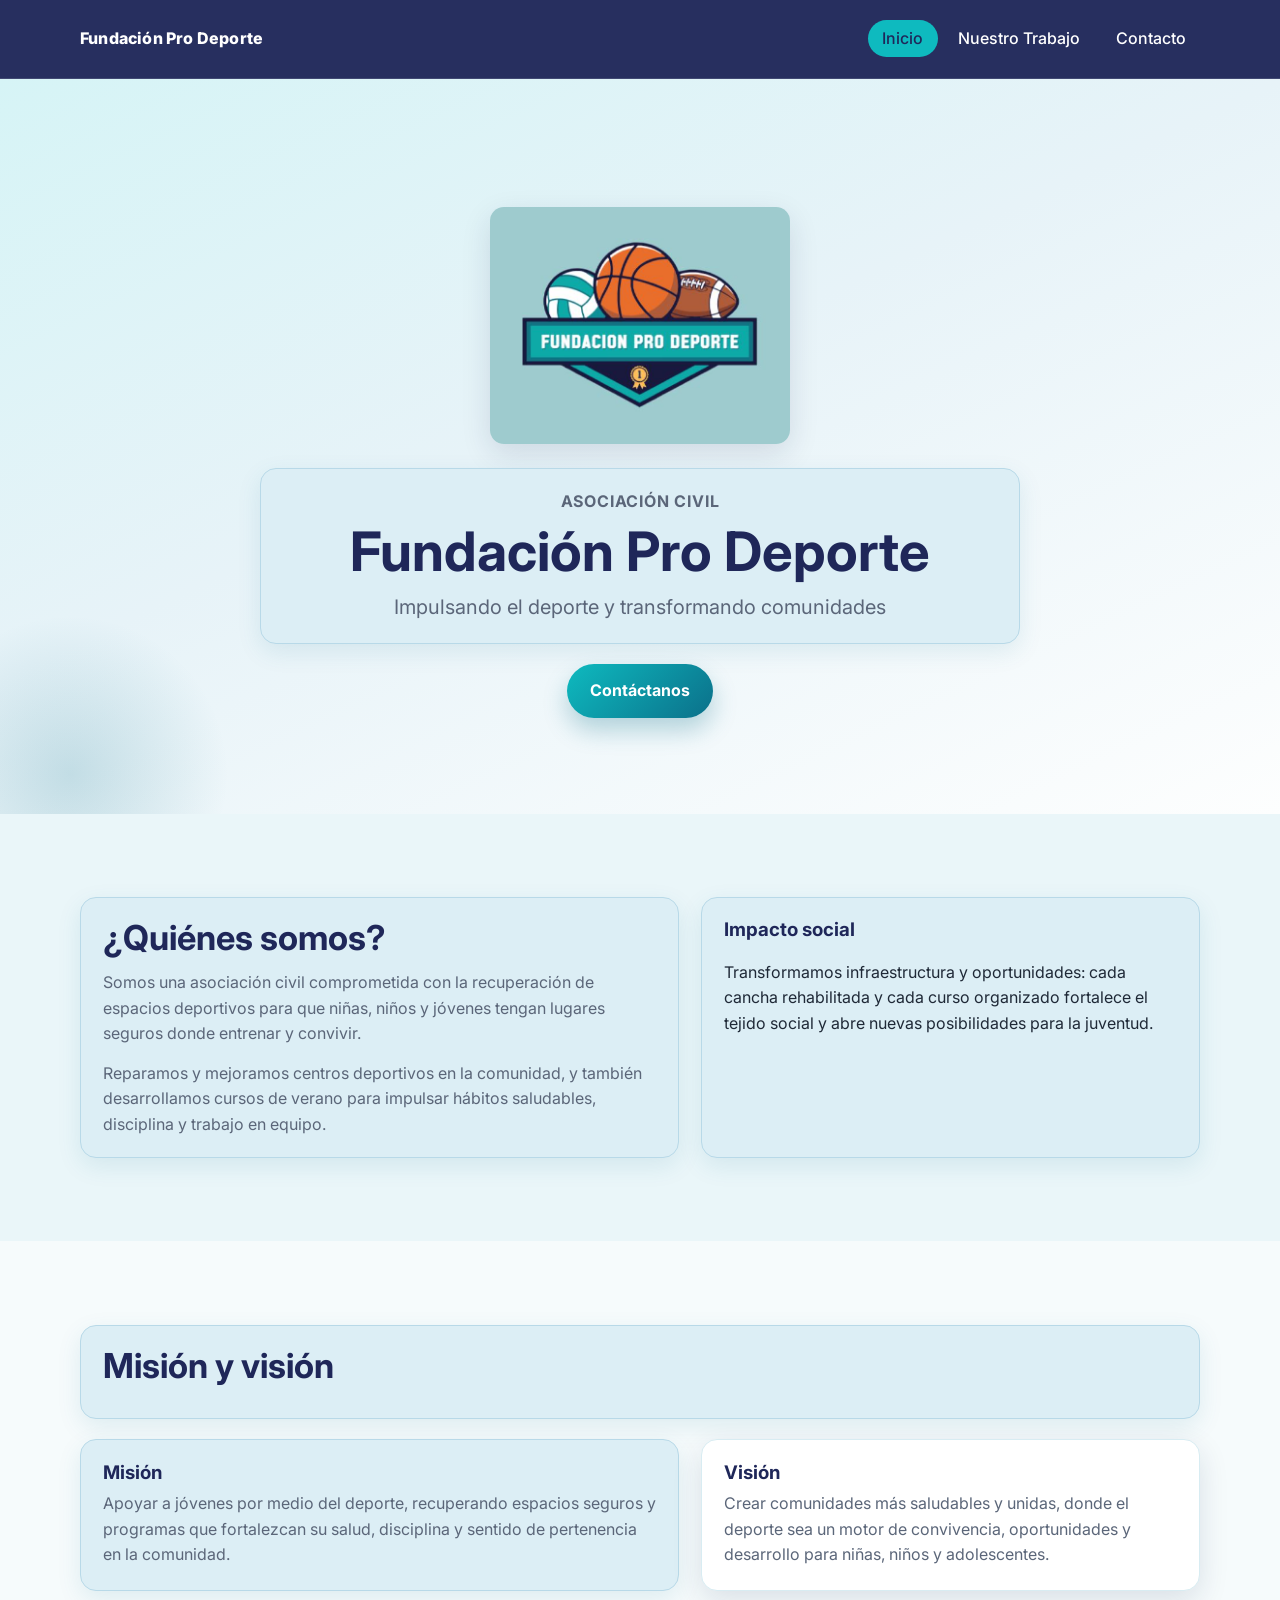
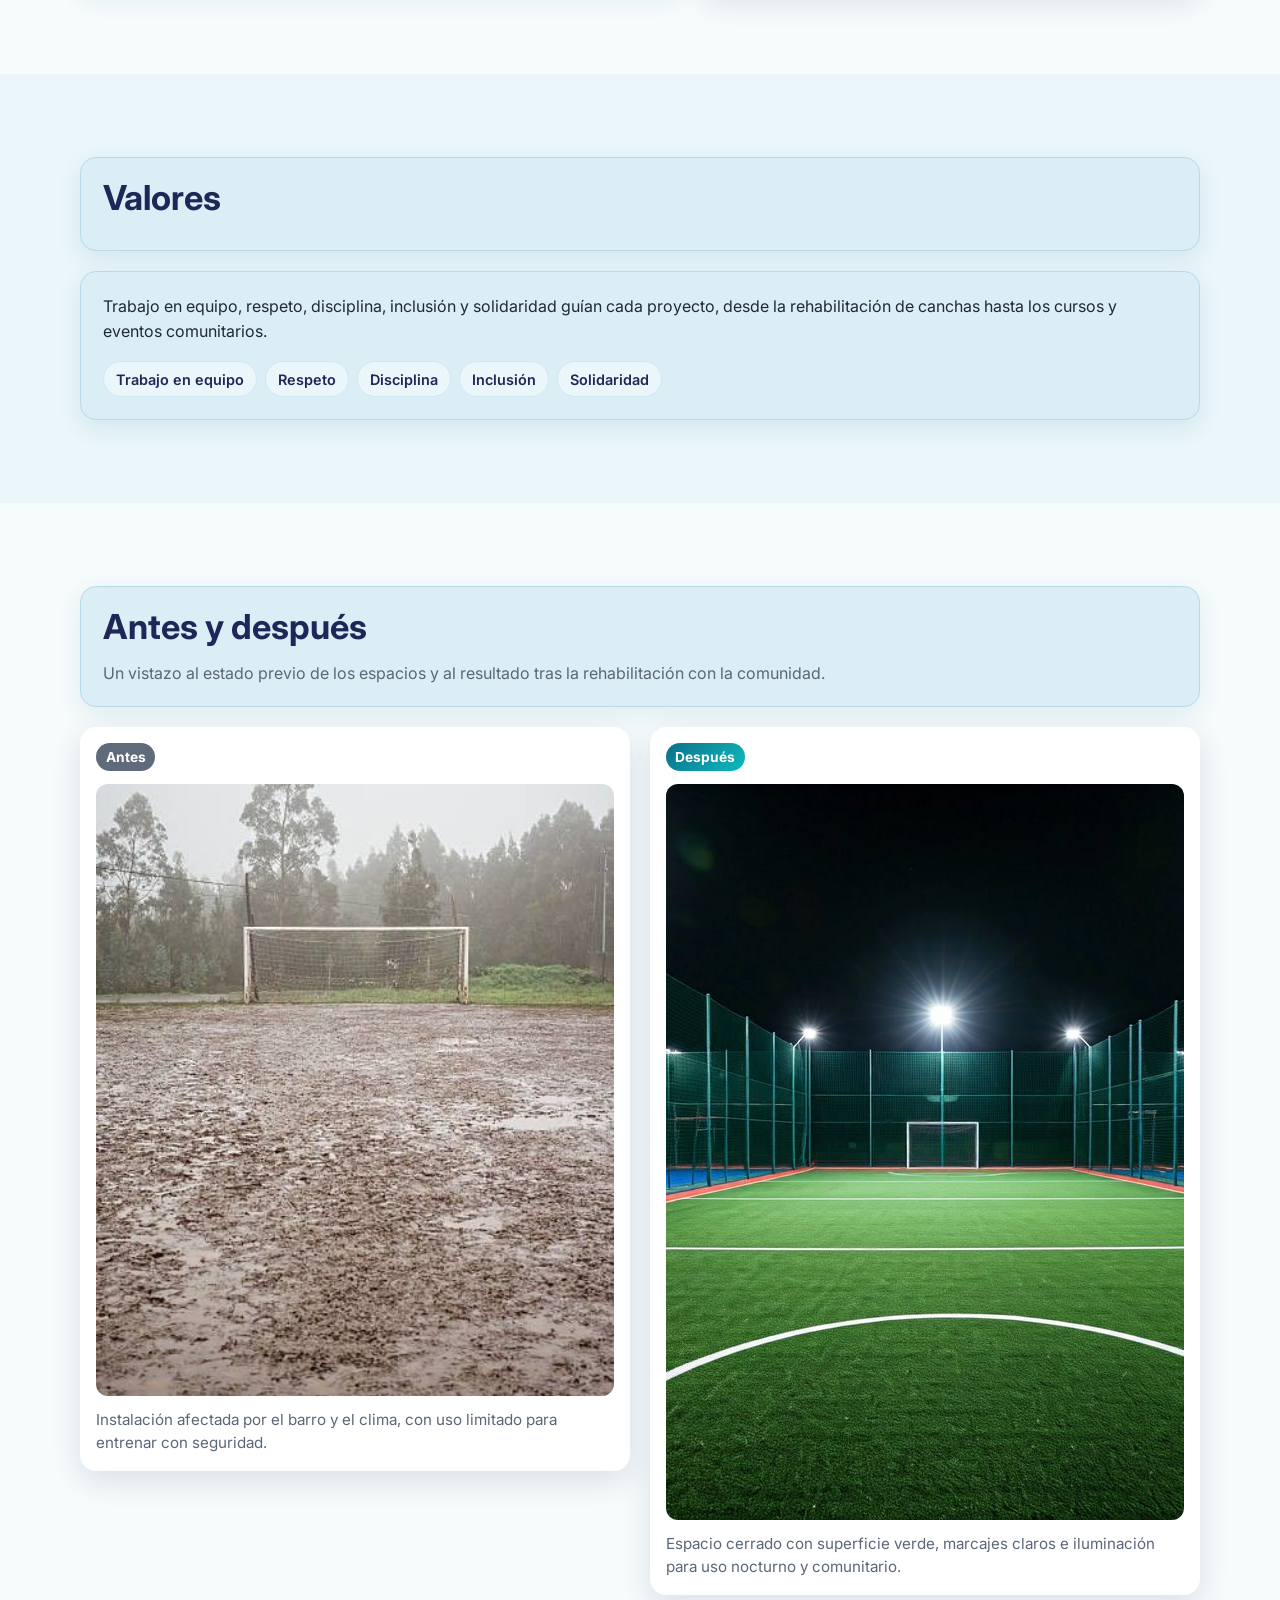
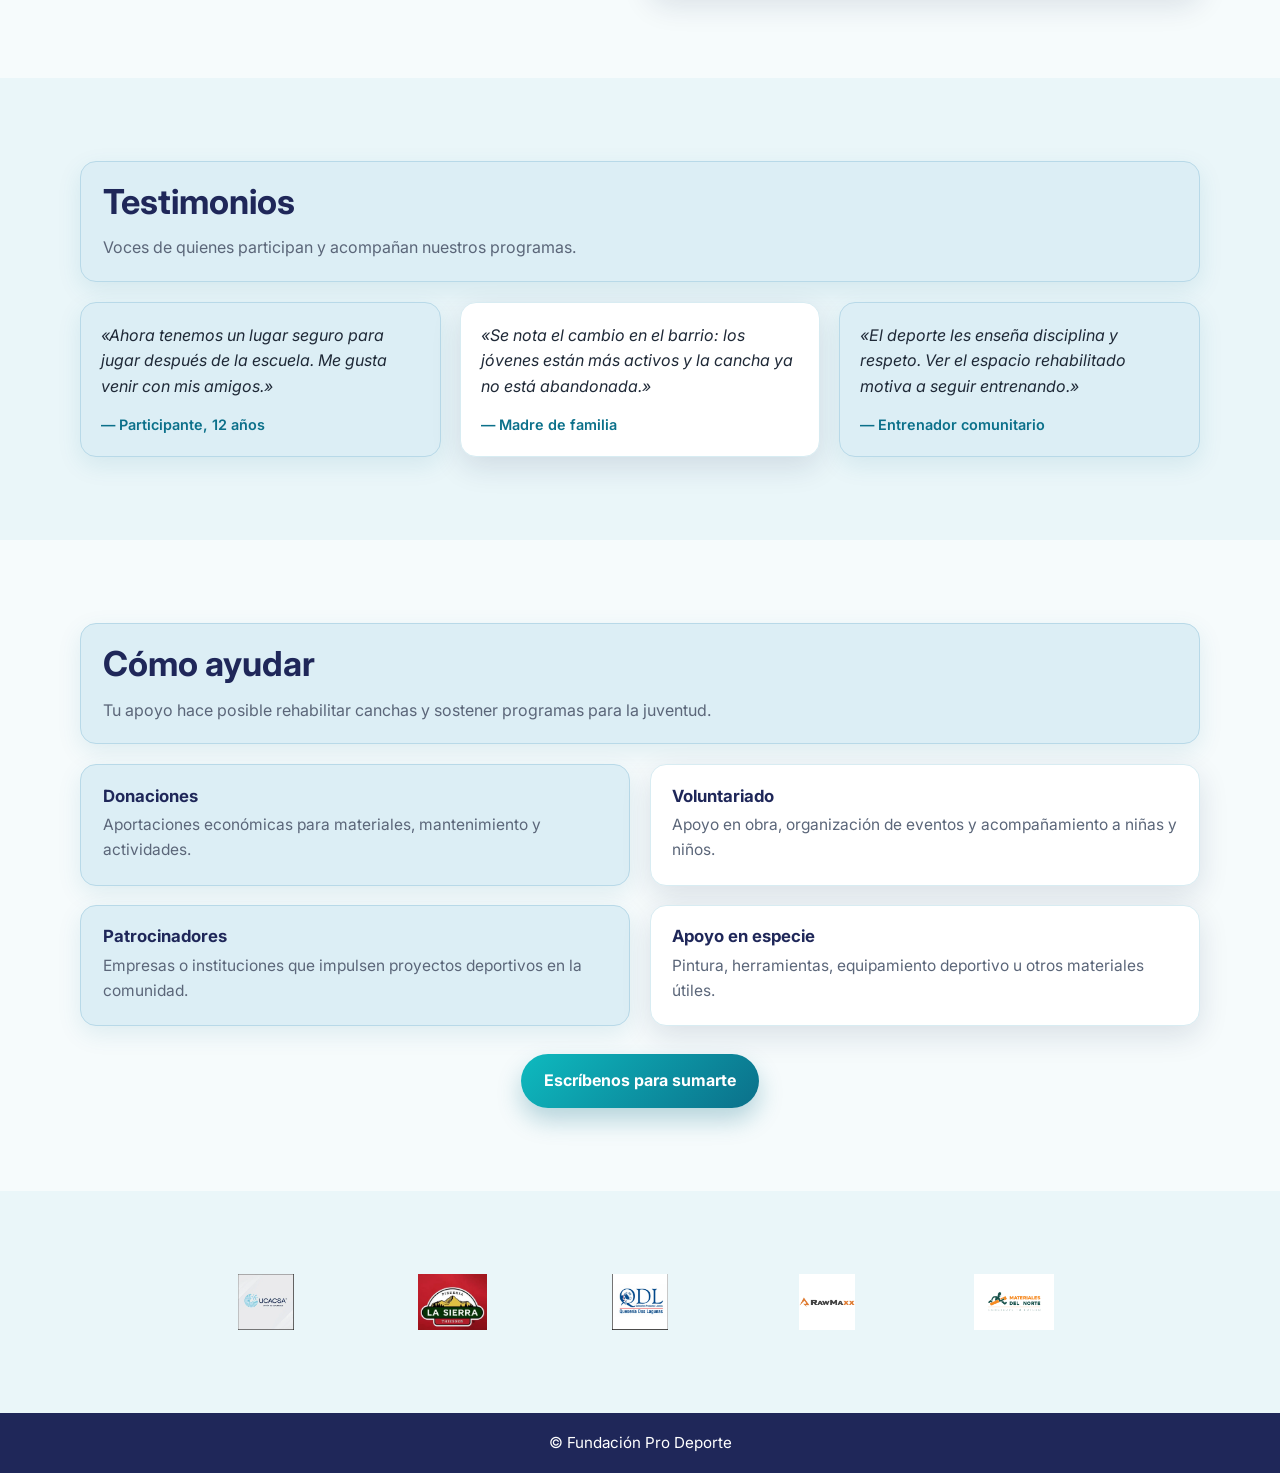
<file: index.html>
<!doctype html>
<html lang="es">
<head>
  <meta charset="UTF-8">
  <meta name="viewport" content="width=device-width, initial-scale=1.0">
  <title>Fundación Pro Deporte | Inicio</title>
  <link rel="stylesheet" href="styles.css">
</head>
<body>
  <header class="site-header">
    <div class="container nav">
      <a class="brand" href="index.html">Fundación Pro Deporte</a>
      <button class="menu-toggle" aria-label="Abrir menú">☰</button>
      <nav>
        <ul class="nav-links">
          <li><a class="active" href="index.html">Inicio</a></li>
          <li><a href="trabajo.html">Nuestro Trabajo</a></li>
          <li><a href="contacto.html">Contacto</a></li>
        </ul>
      </nav>
    </div>
  </header>

  <main>
    <section class="hero">
      <div class="hero-overlay"></div>
      <div class="container hero-content">
        <img src="assets/logo.png" alt="Logo Fundación Pro Deporte" class="hero-logo">
        <div class="text-panel text-panel-blue text-panel-hero">
          <p class="hero-kicker">Asociación Civil</p>
          <h1>Fundación Pro Deporte</h1>
          <p class="hero-subtitle">Impulsando el deporte y transformando comunidades</p>
        </div>
        <a class="btn-primary" href="contacto.html">Contáctanos</a>
      </div>
    </section>

    <section class="section alt-bg">
      <div class="container two-col">
        <div class="text-panel text-panel-blue">
          <h2>¿Quiénes somos?</h2>
          <p>
            Somos una asociación civil comprometida con la recuperación de espacios deportivos
            para que niñas, niños y jóvenes tengan lugares seguros donde entrenar y convivir.
          </p>
          <p>
            Reparamos y mejoramos centros deportivos en la comunidad, y también desarrollamos
            cursos de verano para impulsar hábitos saludables, disciplina y trabajo en equipo.
          </p>
        </div>
        <div class="info-card info-card-blue">
          <h3>Impacto social</h3>
          <p>
            Transformamos infraestructura y oportunidades: cada cancha rehabilitada y cada curso
            organizado fortalece el tejido social y abre nuevas posibilidades para la juventud.
          </p>
        </div>
      </div>
    </section>

    <section class="section" id="mision-vision">
      <div class="container">
        <div class="text-panel text-panel-blue section-intro">
          <h2>Misión y visión</h2>
        </div>
        <div class="two-col two-col-cards">
          <div class="info-card info-card-blue">
            <h3>Misión</h3>
            <p>
              Apoyar a jóvenes por medio del deporte, recuperando espacios seguros y programas
              que fortalezcan su salud, disciplina y sentido de pertenencia en la comunidad.
            </p>
          </div>
          <div class="info-card">
            <h3>Visión</h3>
            <p>
              Crear comunidades más saludables y unidas, donde el deporte sea un motor de convivencia,
              oportunidades y desarrollo para niñas, niños y adolescentes.
            </p>
          </div>
        </div>
      </div>
    </section>

    <section class="section alt-bg" id="valores">
      <div class="container">
        <div class="text-panel text-panel-blue section-intro">
          <h2>Valores</h2>
        </div>
        <div class="info-card info-card-blue valores-card">
          <p class="valores-text">
            Trabajo en equipo, respeto, disciplina, inclusión y solidaridad guían cada proyecto,
            desde la rehabilitación de canchas hasta los cursos y eventos comunitarios.
          </p>
          <ul class="valores-list">
            <li>Trabajo en equipo</li>
            <li>Respeto</li>
            <li>Disciplina</li>
            <li>Inclusión</li>
            <li>Solidaridad</li>
          </ul>
        </div>
      </div>
    </section>

    <section class="section" id="galeria" aria-labelledby="galeria-heading">
      <div class="container">
        <div class="text-panel text-panel-blue section-intro">
          <h2 id="galeria-heading">Antes y después</h2>
          <p class="ba-intro">
            Un vistazo al estado previo de los espacios y al resultado tras la rehabilitación con la comunidad.
          </p>
        </div>
        <div class="gallery gallery-ba gallery-ba-inicio">
          <figure class="media-card ba-card ba-photo-portrait">
            <span class="label label-before">Antes</span>
            <img src="assets/inicio-antes.png" width="405" height="612" alt="Campo de fútbol enlodado y en malas condiciones antes de la intervención">
            <figcaption>Instalación afectada por el barro y el clima, con uso limitado para entrenar con seguridad.</figcaption>
          </figure>
          <figure class="media-card ba-card ba-photo-square">
            <span class="label label-after">Después</span>
            <img src="assets/inicio-despues.png" width="736" height="736" alt="Cancha de fútbol o futsal con pasto sintético e iluminación, rehabilitada">
            <figcaption>Espacio cerrado con superficie verde, marcajes claros e iluminación para uso nocturno y comunitario.</figcaption>
          </figure>
        </div>
      </div>
    </section>

    <section class="section alt-bg" id="testimonios">
      <div class="container">
        <div class="text-panel text-panel-blue section-intro">
          <h2>Testimonios</h2>
          <p class="ba-intro">Voces de quienes participan y acompañan nuestros programas.</p>
        </div>
        <div class="testimonials">
          <blockquote class="info-card info-card-blue testimonial">
            <p>«Ahora tenemos un lugar seguro para jugar después de la escuela. Me gusta venir con mis amigos.»</p>
            <footer>— Participante, 12 años</footer>
          </blockquote>
          <blockquote class="info-card testimonial">
            <p>«Se nota el cambio en el barrio: los jóvenes están más activos y la cancha ya no está abandonada.»</p>
            <footer>— Madre de familia</footer>
          </blockquote>
          <blockquote class="info-card info-card-blue testimonial">
            <p>«El deporte les enseña disciplina y respeto. Ver el espacio rehabilitado motiva a seguir entrenando.»</p>
            <footer>— Entrenador comunitario</footer>
          </blockquote>
        </div>
      </div>
    </section>

    <section class="section" id="ayudar">
      <div class="container">
        <div class="text-panel text-panel-blue section-intro">
          <h2>Cómo ayudar</h2>
          <p class="ba-intro">Tu apoyo hace posible rehabilitar canchas y sostener programas para la juventud.</p>
        </div>
        <div class="help-grid">
          <div class="info-card info-card-blue help-item">
            <h3>Donaciones</h3>
            <p>Aportaciones económicas para materiales, mantenimiento y actividades.</p>
          </div>
          <div class="info-card help-item">
            <h3>Voluntariado</h3>
            <p>Apoyo en obra, organización de eventos y acompañamiento a niñas y niños.</p>
          </div>
          <div class="info-card info-card-blue help-item">
            <h3>Patrocinadores</h3>
            <p>Empresas o instituciones que impulsen proyectos deportivos en la comunidad.</p>
          </div>
          <div class="info-card help-item">
            <h3>Apoyo en especie</h3>
            <p>Pintura, herramientas, equipamiento deportivo u otros materiales útiles.</p>
          </div>
        </div>
        <p class="help-cta">
          <a class="btn-primary" href="contacto.html">Escríbenos para sumarte</a>
        </p>
      </div>
    </section>

    <section class="section alt-bg" id="patrocinadores">
      <div class="container">
        <ul class="sponsors-grid sponsors-grid-bottom">
          <li class="sponsor-item">
            <img src="assets/sponsor-ucacsa.png" alt="UCACSA - Unión de Esfuerzos">
          </li>
          <li class="sponsor-item">
            <img src="assets/sponsor-pizzeria-la-sierra.png" alt="Pizzería La Sierra Thiessen">
          </li>
          <li class="sponsor-item">
            <img src="assets/sponsor-queseria-dos-lagunas.png" alt="Quesería Dos Lagunas">
          </li>
          <li class="sponsor-item">
            <img src="assets/sponsor-rawmaxx.png" alt="RawMaxx">
          </li>
          <li class="sponsor-item">
            <img src="assets/sponsor-materiales-del-norte.png" alt="Materiales del Norte - Construye tu futuro">
          </li>
        </ul>
      </div>
    </section>
  </main>

  <footer class="site-footer">
    <div class="container">© Fundación Pro Deporte</div>
  </footer>

  <script>
    const toggle = document.querySelector('.menu-toggle');
    const navLinks = document.querySelector('.nav-links');
    toggle.addEventListener('click', () => {
      navLinks.classList.toggle('open');
    });
  </script>
</body>
</html>
</file>
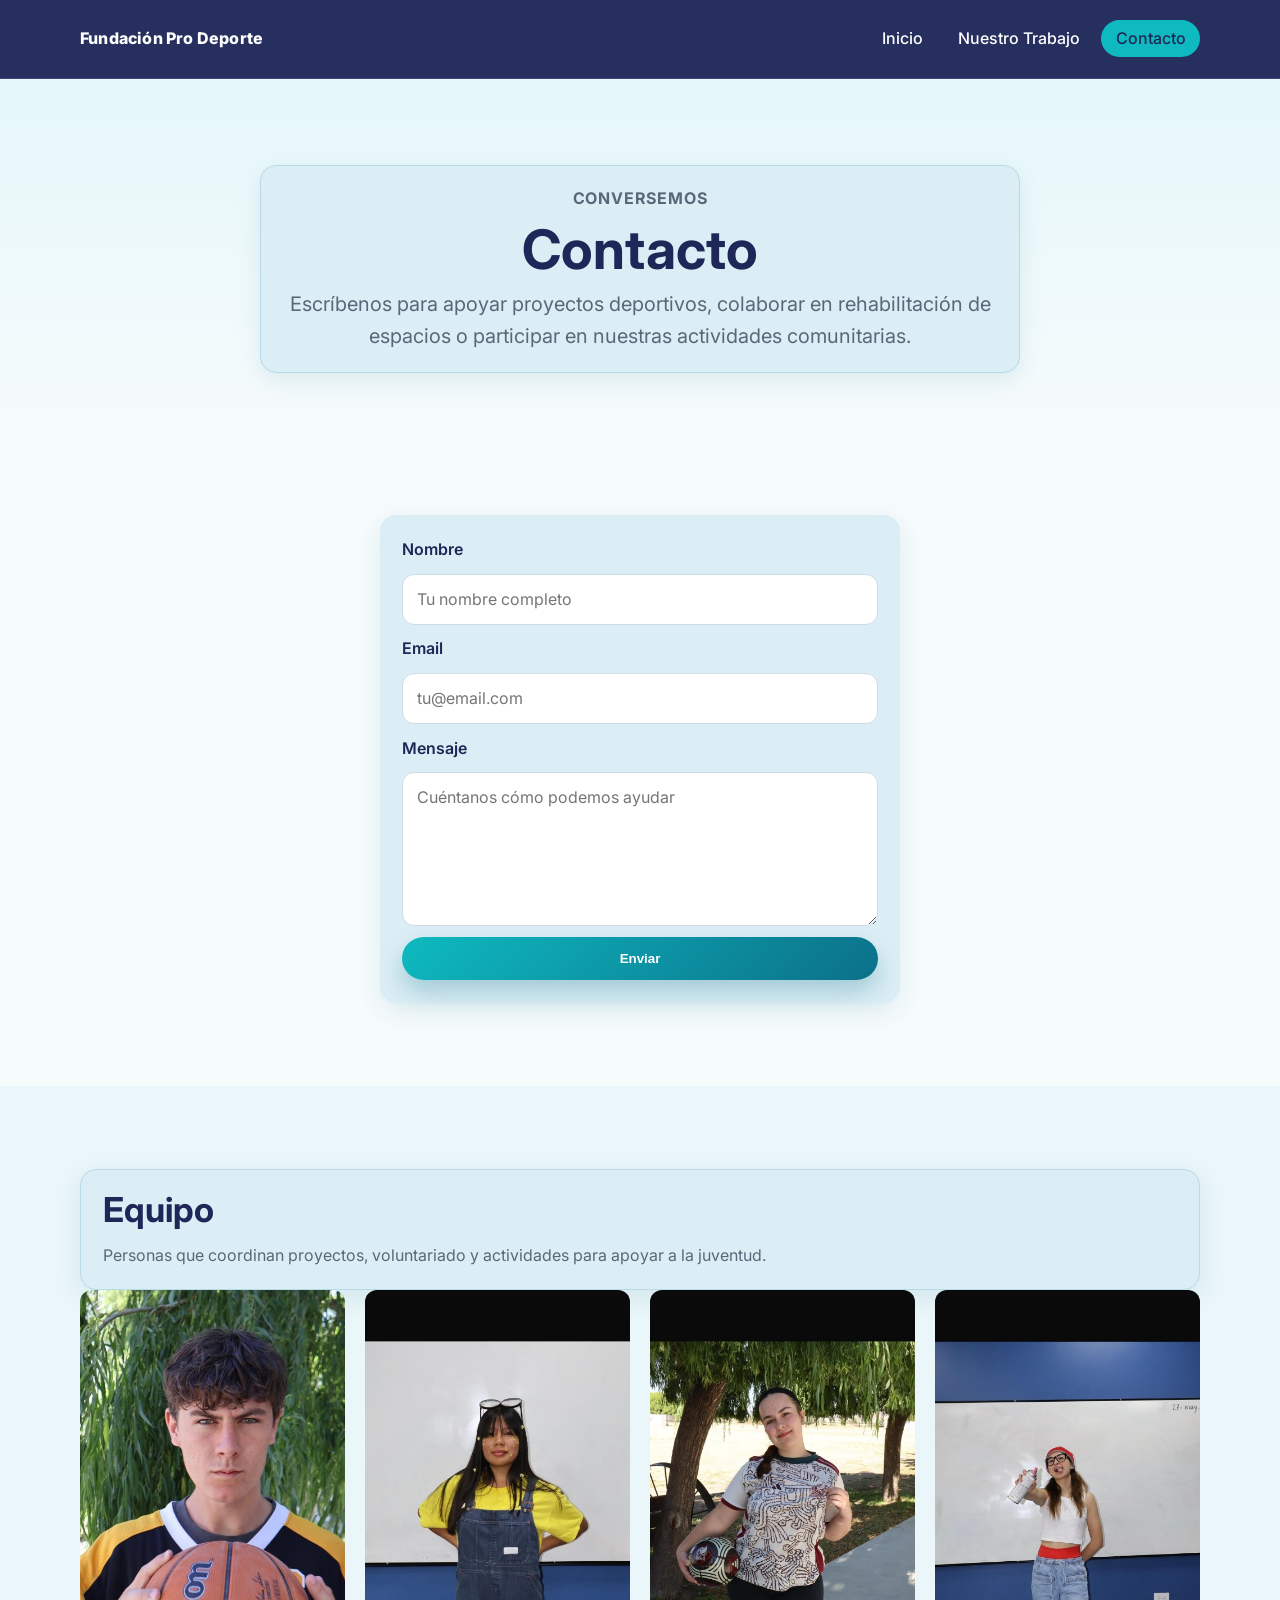
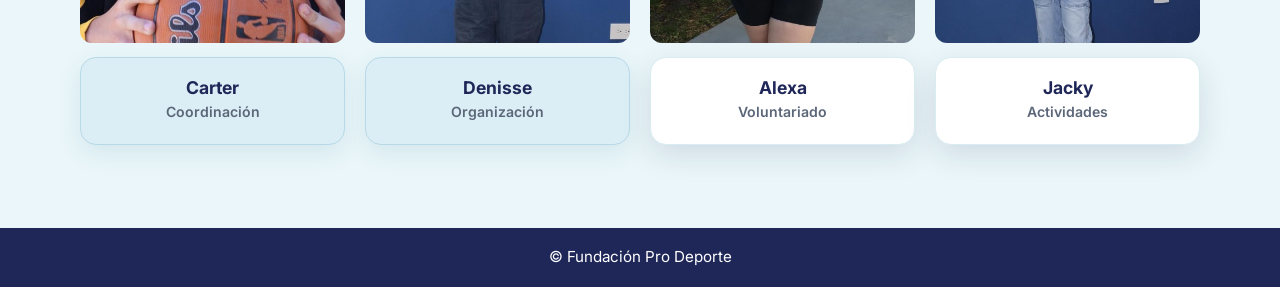
<file: contacto.html>
<!doctype html>
<html lang="es">
<head>
  <meta charset="UTF-8">
  <meta name="viewport" content="width=device-width, initial-scale=1.0">
  <title>Fundación Pro Deporte | Contacto</title>
  <link rel="stylesheet" href="styles.css">
</head>
<body>
  <header class="site-header">
    <div class="container nav">
      <a class="brand" href="index.html">Fundación Pro Deporte</a>
      <button class="menu-toggle" aria-label="Abrir menú">☰</button>
      <nav>
        <ul class="nav-links">
          <li><a href="index.html">Inicio</a></li>
          <li><a href="trabajo.html">Nuestro Trabajo</a></li>
          <li><a class="active" href="contacto.html">Contacto</a></li>
        </ul>
      </nav>
    </div>
  </header>

  <main>
    <section class="page-hero">
      <div class="container">
        <div class="text-panel text-panel-blue text-panel-hero">
          <p class="hero-kicker">Conversemos</p>
          <h1>Contacto</h1>
          <p class="hero-subtitle">
            Escríbenos para apoyar proyectos deportivos, colaborar en rehabilitación de espacios o
            participar en nuestras actividades comunitarias.
          </p>
        </div>
      </div>
    </section>

    <section class="section">
      <div class="container contact-form-wrap">
        <form class="contact-form info-card-blue" action="#" method="post">
          <label for="nombre">Nombre</label>
          <input id="nombre" name="nombre" type="text" placeholder="Tu nombre completo" required>

          <label for="email">Email</label>
          <input id="email" name="email" type="email" placeholder="tu@email.com" required>

          <label for="mensaje">Mensaje</label>
          <textarea id="mensaje" name="mensaje" rows="5" placeholder="Cuéntanos cómo podemos ayudar" required></textarea>

          <button class="btn-primary" type="submit">Enviar</button>
        </form>
      </div>
    </section>

    <section class="section alt-bg" id="equipo">
      <div class="container">
        <div class="text-panel text-panel-blue">
          <h2>Equipo</h2>
          <p class="ba-intro">
            Personas que coordinan proyectos, voluntariado y actividades para apoyar a la juventud.
          </p>
        </div>
        <div class="team-grid">
          <article class="team-card">
            <img class="team-photo" src="assets/team-carter.png" alt="Carter">
            <div class="text-panel text-panel-blue team-card-text">
              <h3 class="team-name">Carter</h3>
              <p class="team-role">Coordinación</p>
            </div>
          </article>
          <article class="team-card">
            <img class="team-photo" src="assets/team-jacky.png" alt="Denisse">
            <div class="text-panel text-panel-blue team-card-text">
              <h3 class="team-name">Denisse</h3>
              <p class="team-role">Organización</p>
            </div>
          </article>
          <article class="team-card">
            <img class="team-photo" src="assets/team-denisse.png" alt="Alexa">
            <div class="text-panel team-card-text">
              <h3 class="team-name">Alexa</h3>
              <p class="team-role">Voluntariado</p>
            </div>
          </article>
          <article class="team-card">
            <img class="team-photo" src="assets/team-alexa.png" alt="Jacky">
            <div class="text-panel team-card-text">
              <h3 class="team-name">Jacky</h3>
              <p class="team-role">Actividades</p>
            </div>
          </article>
        </div>
      </div>
    </section>
  </main>

  <footer class="site-footer">
    <div class="container">© Fundación Pro Deporte</div>
  </footer>

  <script>
    const toggle = document.querySelector('.menu-toggle');
    const navLinks = document.querySelector('.nav-links');
    toggle.addEventListener('click', () => {
      navLinks.classList.toggle('open');
    });
  </script>
</body>
</html>
</file>
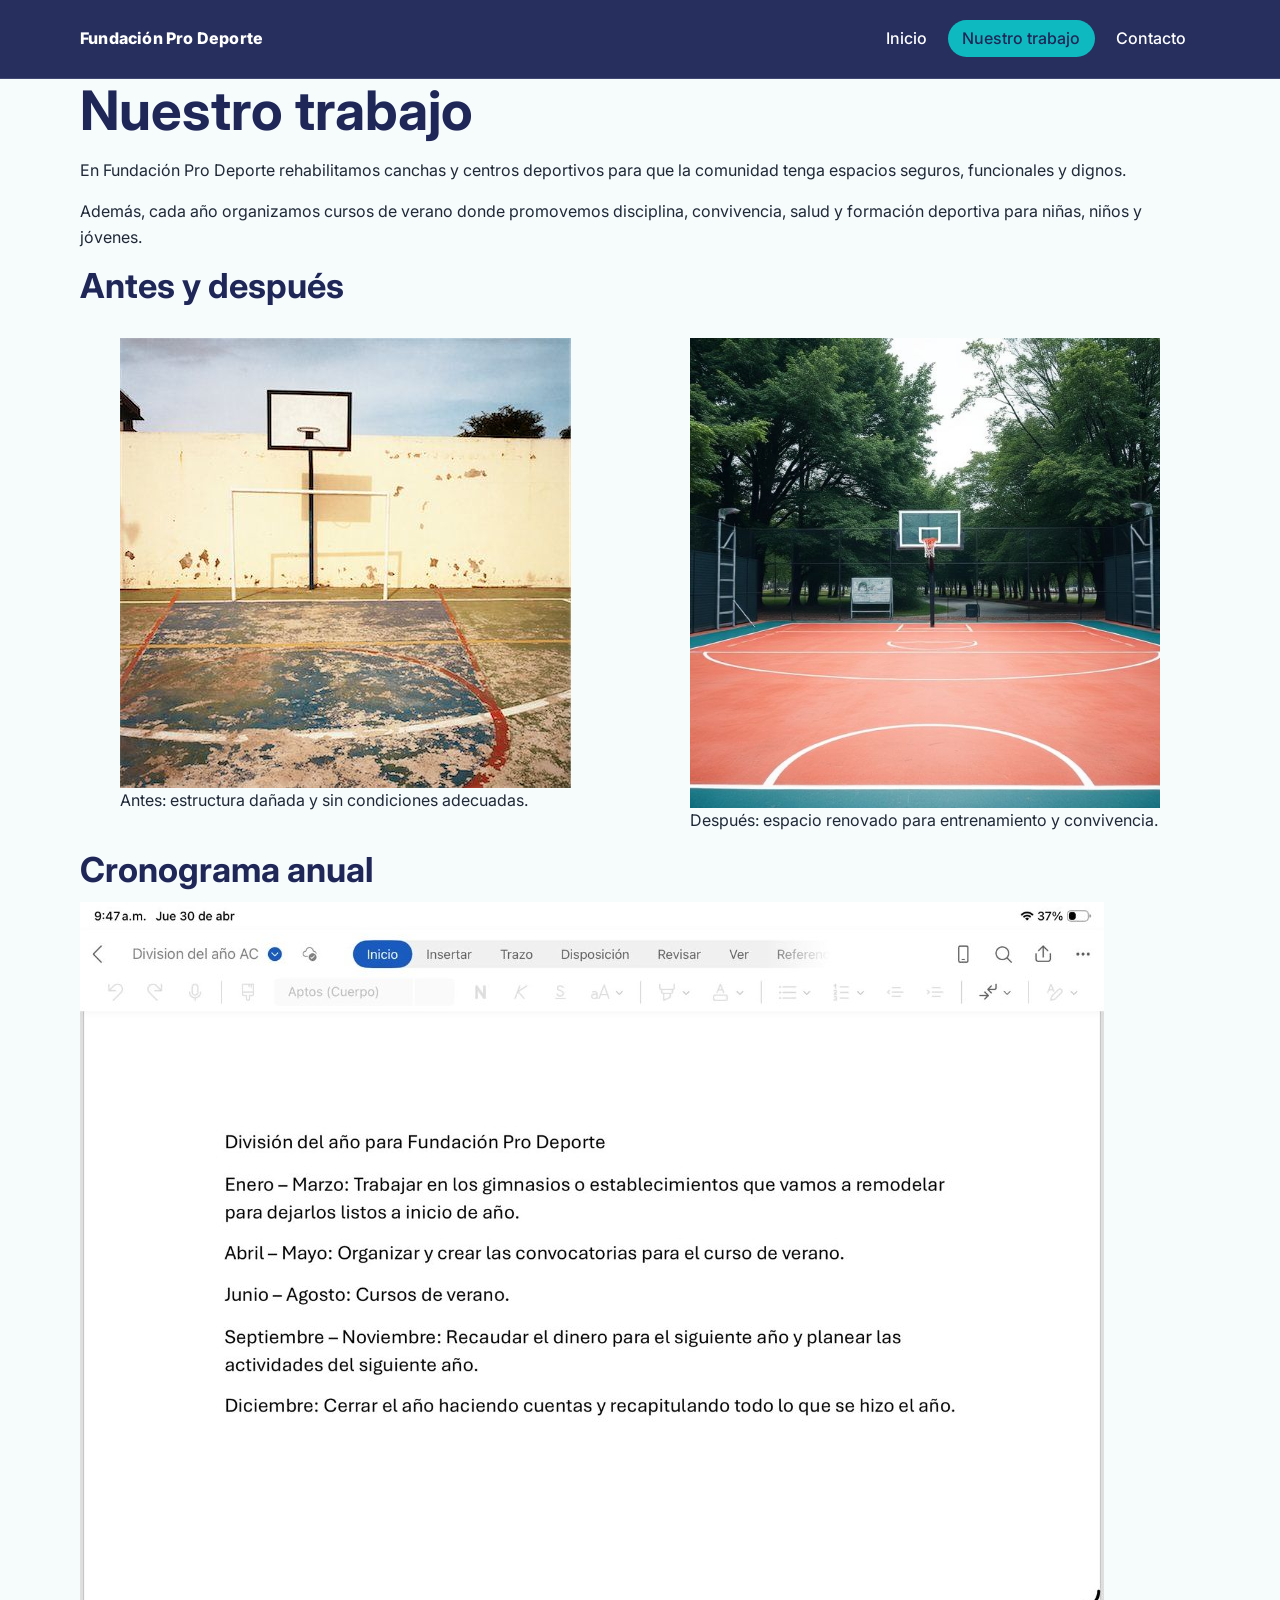
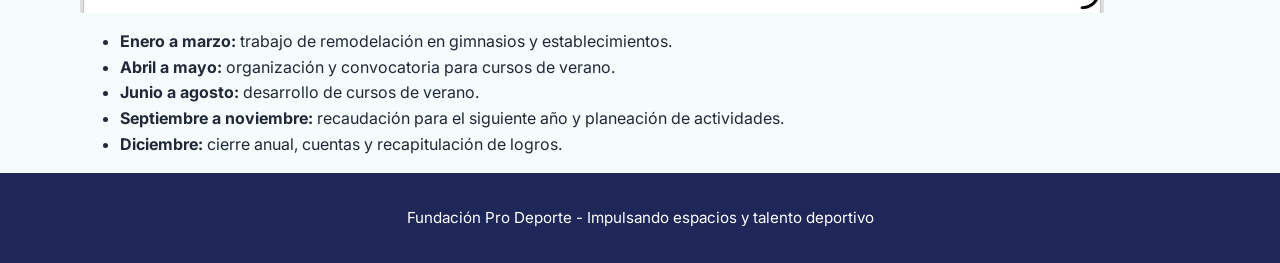
<file: nuestro-trabajo.html>
<!doctype html>
<html lang="es">
<head>
  <meta charset="UTF-8">
  <meta name="viewport" content="width=device-width, initial-scale=1.0">
  <title>Fundación Pro Deporte | Nuestro trabajo</title>
  <link rel="stylesheet" href="styles.css">
</head>
<body>
  <header class="site-header">
    <nav class="nav container">
      <a class="brand" href="index.html">Fundación Pro Deporte</a>
      <ul class="nav-links">
        <li><a href="index.html">Inicio</a></li>
        <li><a class="active" href="nuestro-trabajo.html">Nuestro trabajo</a></li>
        <li><a href="contacto.html">Contacto</a></li>
      </ul>
    </nav>
  </header>

  <main class="container page-content">
    <section class="card">
      <h1>Nuestro trabajo</h1>
      <p>
        En Fundación Pro Deporte rehabilitamos canchas y centros deportivos para que
        la comunidad tenga espacios seguros, funcionales y dignos.
      </p>
      <p>
        Además, cada año organizamos cursos de verano donde promovemos disciplina,
        convivencia, salud y formación deportiva para niñas, niños y jóvenes.
      </p>
    </section>

    <section class="card">
      <h2>Antes y después</h2>
      <div class="gallery">
        <figure>
          <img src="assets/antes.png" alt="Antes: canasta en mal estado">
          <figcaption>Antes: estructura dañada y sin condiciones adecuadas.</figcaption>
        </figure>
        <figure>
          <img src="assets/despues.png" alt="Después: cancha renovada con canasta funcional">
          <figcaption>Después: espacio renovado para entrenamiento y convivencia.</figcaption>
        </figure>
      </div>
    </section>

    <section class="card">
      <h2>Cronograma anual</h2>
      <img src="assets/cronograma.png" alt="Cronograma anual de Fundación Pro Deporte" class="schedule-image">
      <ul class="timeline">
        <li><strong>Enero a marzo:</strong> trabajo de remodelación en gimnasios y establecimientos.</li>
        <li><strong>Abril a mayo:</strong> organización y convocatoria para cursos de verano.</li>
        <li><strong>Junio a agosto:</strong> desarrollo de cursos de verano.</li>
        <li><strong>Septiembre a noviembre:</strong> recaudación para el siguiente año y planeación de actividades.</li>
        <li><strong>Diciembre:</strong> cierre anual, cuentas y recapitulación de logros.</li>
      </ul>
    </section>
  </main>

  <footer class="site-footer">
    <div class="container">
      <p>Fundación Pro Deporte - Impulsando espacios y talento deportivo</p>
    </div>
  </footer>
</body>
</html>
</file>
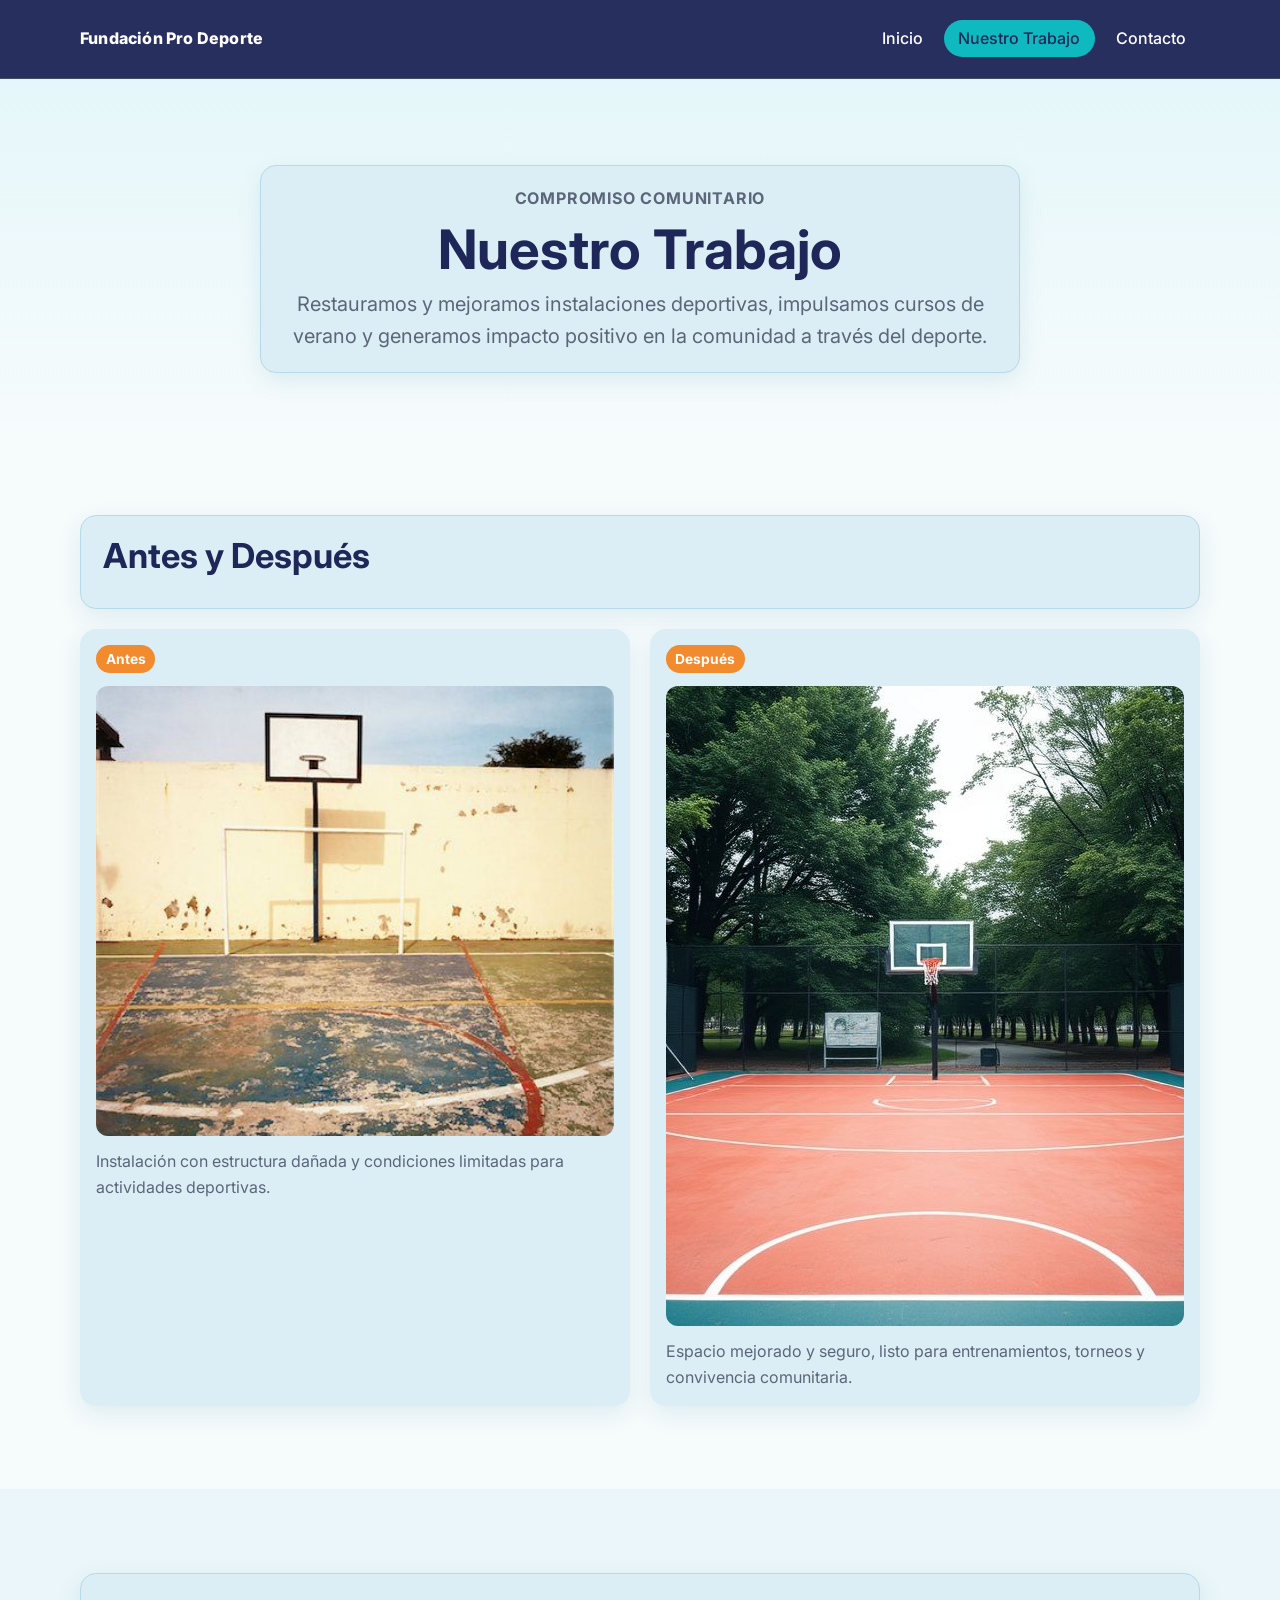
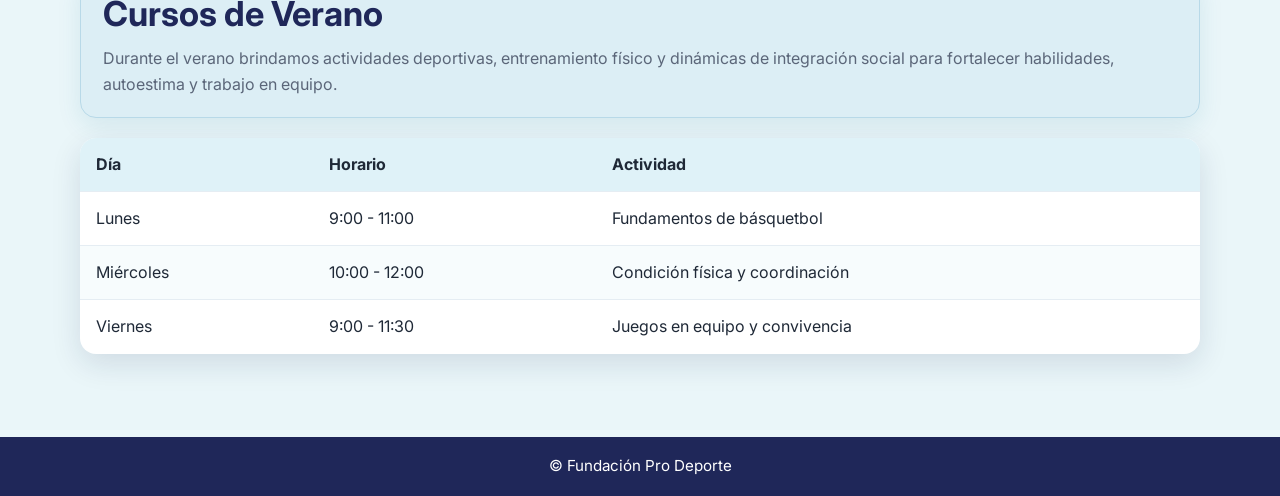
<file: trabajo.html>
<!doctype html>
<html lang="es">
<head>
  <meta charset="UTF-8">
  <meta name="viewport" content="width=device-width, initial-scale=1.0">
  <title>Fundación Pro Deporte | Nuestro Trabajo</title>
  <link rel="stylesheet" href="styles.css">
</head>
<body>
  <header class="site-header">
    <div class="container nav">
      <a class="brand" href="index.html">Fundación Pro Deporte</a>
      <button class="menu-toggle" aria-label="Abrir menú">☰</button>
      <nav>
        <ul class="nav-links">
          <li><a href="index.html">Inicio</a></li>
          <li><a class="active" href="trabajo.html">Nuestro Trabajo</a></li>
          <li><a href="contacto.html">Contacto</a></li>
        </ul>
      </nav>
    </div>
  </header>

  <main>
    <section class="page-hero">
      <div class="container">
        <div class="text-panel text-panel-blue text-panel-hero">
          <p class="hero-kicker">Compromiso comunitario</p>
          <h1>Nuestro Trabajo</h1>
          <p class="hero-subtitle">
            Restauramos y mejoramos instalaciones deportivas, impulsamos cursos de verano
            y generamos impacto positivo en la comunidad a través del deporte.
          </p>
        </div>
      </div>
    </section>

    <section class="section">
      <div class="container">
        <div class="text-panel text-panel-blue section-intro">
          <h2>Antes y Después</h2>
        </div>
        <div class="gallery gallery-ba">
          <article class="media-card info-card-blue">
            <span class="label">Antes</span>
            <img src="assets/antes.png" width="451" height="450" alt="Cancha antes de la rehabilitación">
            <p>
              Instalación con estructura dañada y condiciones limitadas para actividades deportivas.
            </p>
          </article>
          <article class="media-card info-card-blue">
            <span class="label">Después</span>
            <img src="assets/despues.png" width="640" height="640" alt="Cancha después de la rehabilitación">
            <p>
              Espacio mejorado y seguro, listo para entrenamientos, torneos y convivencia comunitaria.
            </p>
          </article>
        </div>
      </div>
    </section>

    <section class="section alt-bg">
      <div class="container">
        <div class="text-panel text-panel-blue section-intro">
          <h2>Cursos de Verano</h2>
          <p>
            Durante el verano brindamos actividades deportivas, entrenamiento físico y dinámicas de
            integración social para fortalecer habilidades, autoestima y trabajo en equipo.
          </p>
        </div>
        <div class="table-wrap">
          <table>
            <thead>
              <tr>
                <th>Día</th>
                <th>Horario</th>
                <th>Actividad</th>
              </tr>
            </thead>
            <tbody>
              <tr>
                <td>Lunes</td>
                <td>9:00 - 11:00</td>
                <td>Fundamentos de básquetbol</td>
              </tr>
              <tr>
                <td>Miércoles</td>
                <td>10:00 - 12:00</td>
                <td>Condición física y coordinación</td>
              </tr>
              <tr>
                <td>Viernes</td>
                <td>9:00 - 11:30</td>
                <td>Juegos en equipo y convivencia</td>
              </tr>
            </tbody>
          </table>
        </div>
      </div>
    </section>
  </main>

  <footer class="site-footer">
    <div class="container">© Fundación Pro Deporte</div>
  </footer>

  <script>
    const toggle = document.querySelector('.menu-toggle');
    const navLinks = document.querySelector('.nav-links');
    toggle.addEventListener('click', () => {
      navLinks.classList.toggle('open');
    });
  </script>
</body>
</html>
</file>
<file: styles.css>
@import url("https://fonts.googleapis.com/css2?family=Inter:wght@400;500;600;700;800&display=swap");

:root {
  --primary: #0ebabf;
  --primary-dark: #0b708a;
  --navy: #1f2759;
  --accent: #f28a2e;
  --bg: #f6fbfc;
  --bg-alt: #eaf6f9;
  --surface: #ffffff;
  --panel-blue: #dceef5;
  --panel-blue-border: #b8d9e8;
  --text: #1f2937;
  --muted: #5b6679;
  --shadow: 0 10px 30px rgba(18, 34, 74, 0.12);
  --radius: 16px;
}

*,
*::before,
*::after {
  box-sizing: border-box;
}

html {
  scroll-behavior: smooth;
}

body {
  margin: 0;
  font-family: "Inter", sans-serif;
  color: var(--text);
  background: var(--bg);
  line-height: 1.6;
}

img {
  max-width: 100%;
  display: block;
}

.container {
  width: min(1120px, 92%);
  margin: 0 auto;
}

.site-header {
  position: sticky;
  top: 0;
  z-index: 30;
  background: rgba(31, 39, 89, 0.96);
  backdrop-filter: blur(6px);
  border-bottom: 1px solid rgba(255, 255, 255, 0.12);
}

.nav {
  min-height: 78px;
  display: flex;
  align-items: center;
  justify-content: space-between;
  gap: 1rem;
}

.brand {
  color: #fff;
  text-decoration: none;
  font-weight: 800;
  letter-spacing: 0.2px;
}

.nav nav {
  margin-left: auto;
}

.nav-links {
  display: flex;
  align-items: center;
  list-style: none;
  gap: 0.4rem;
  margin: 0;
  padding: 0;
}

.nav-links a {
  color: #fff;
  text-decoration: none;
  padding: 0.52rem 0.9rem;
  border-radius: 999px;
  font-weight: 500;
  transition: background 0.24s ease, transform 0.24s ease;
}

.nav-links a:hover,
.nav-links a.active {
  background: var(--primary);
  color: var(--navy);
}

.menu-toggle {
  display: none;
  border: none;
  background: transparent;
  color: #fff;
  font-size: 1.4rem;
  cursor: pointer;
}

.hero {
  position: relative;
  min-height: 78vh;
  display: grid;
  place-items: center;
  text-align: center;
  padding: 8rem 0 6rem;
  background: linear-gradient(155deg, #d6f4f6 0%, #e7f3f8 45%, #fdfefe 100%);
  overflow: hidden;
}

.hero-overlay {
  position: absolute;
  inset: auto auto -120px -90px;
  width: 320px;
  height: 320px;
  background: radial-gradient(circle, rgba(11, 112, 138, 0.18), transparent 70%);
}

.hero-content {
  position: relative;
  z-index: 2;
}

.hero-logo {
  width: min(300px, 78vw);
  margin: 0 auto 1.5rem;
  border-radius: 14px;
  box-shadow: var(--shadow);
}

.hero-kicker {
  color: var(--primary-dark);
  font-weight: 700;
  letter-spacing: 0.05em;
  text-transform: uppercase;
  margin-bottom: 0.35rem;
}

h1,
h2,
h3 {
  color: var(--navy);
  line-height: 1.15;
  margin-top: 0;
}

h1 {
  font-size: clamp(2rem, 5vw, 3.4rem);
  margin-bottom: 0.75rem;
}

h2 {
  font-size: clamp(1.5rem, 3vw, 2.15rem);
  margin-bottom: 0.8rem;
}

.hero-subtitle {
  max-width: 760px;
  margin: 0 auto 1.8rem;
  font-size: clamp(1rem, 2.2vw, 1.25rem);
  color: var(--muted);
}

.btn-primary {
  display: inline-flex;
  align-items: center;
  justify-content: center;
  gap: 0.4rem;
  border: none;
  background: linear-gradient(135deg, var(--primary) 0%, var(--primary-dark) 100%);
  color: #fff;
  text-decoration: none;
  font-weight: 700;
  border-radius: 999px;
  padding: 0.88rem 1.45rem;
  cursor: pointer;
  box-shadow: 0 12px 24px rgba(11, 112, 138, 0.28);
  transition: transform 0.26s ease, box-shadow 0.26s ease, filter 0.26s ease;
}

.btn-primary:hover {
  transform: translateY(-2px);
  box-shadow: 0 16px 28px rgba(11, 112, 138, 0.35);
  filter: saturate(1.08);
}

.section {
  padding: clamp(3.2rem, 7vw, 5.2rem) 0;
}

.alt-bg {
  background: var(--bg-alt);
}

.two-col {
  display: grid;
  grid-template-columns: 1.2fr 1fr;
  gap: 1.4rem;
}

.info-card,
.contact-form,
.media-card,
.table-wrap {
  background: var(--surface);
  border-radius: var(--radius);
  box-shadow: var(--shadow);
}

.info-card {
  padding: 1.35rem;
  border: 1px solid #d8ecf2;
}

.text-panel {
  background: var(--surface);
  border-radius: var(--radius);
  padding: 1.25rem 1.4rem;
  border: 1px solid #d8ecf2;
  box-shadow: var(--shadow);
}

.text-panel-blue,
.info-card-blue,
.media-card.info-card-blue {
  background: var(--panel-blue);
  border-color: var(--panel-blue-border);
  box-shadow: 0 8px 24px rgba(11, 112, 138, 0.1);
}

.text-panel h1,
.text-panel h2,
.text-panel h3 {
  margin-top: 0;
}

.text-panel p {
  color: var(--muted);
  margin: 0 0 0.85rem;
}

.text-panel p:last-child {
  margin-bottom: 0;
}

.text-panel .ba-intro {
  margin: 0.5rem 0 0;
  max-width: none;
}

.section-intro {
  margin-bottom: 1.25rem;
}

.text-panel-hero {
  max-width: 760px;
  margin: 0 auto 1.25rem;
  text-align: center;
}

.text-panel-hero .hero-kicker {
  margin-bottom: 0.35rem;
}

.text-panel-hero h1 {
  margin-bottom: 0.5rem;
}

.text-panel-hero .hero-subtitle {
  margin: 0;
  max-width: none;
}

.page-hero {
  padding: clamp(3.4rem, 7vw, 5.4rem) 0 2.4rem;
  background: linear-gradient(180deg, #e5f7fa 0%, transparent 100%);
}

.gallery {
  margin-top: 1rem;
  display: grid;
  grid-template-columns: repeat(2, minmax(0, 1fr));
  gap: 1.2rem;
}

.media-card {
  padding: 1rem;
}

.label {
  display: inline-block;
  padding: 0.2rem 0.6rem;
  margin-bottom: 0.8rem;
  border-radius: 999px;
  font-size: 0.86rem;
  font-weight: 700;
  color: #fff;
  background: var(--accent);
}

.media-card img {
  width: 100%;
  border-radius: 12px;
  aspect-ratio: 16 / 10;
  object-fit: cover;
}

.media-card p {
  color: var(--muted);
  margin: 0.8rem 0 0;
}

.ba-intro {
  color: var(--muted);
  max-width: 640px;
  margin: 0 0 1.25rem;
  line-height: 1.65;
}

.ba-card {
  margin: 0;
}

.label-before {
  background: #5f6b7a;
}

.label-after {
  background: linear-gradient(135deg, var(--primary-dark), var(--primary));
}

.gallery-ba .media-card img {
  aspect-ratio: 1 / 1;
  object-fit: cover;
  background: #e8eef2;
}

.gallery-ba figcaption {
  color: var(--muted);
  margin: 0.8rem 0 0;
  font-size: 0.95rem;
  line-height: 1.5;
}

.gallery-ba-inicio {
  align-items: start;
}

.gallery-ba-inicio .ba-photo-portrait img {
  aspect-ratio: 405 / 612;
  object-fit: cover;
}

.gallery-ba-inicio .ba-photo-square img {
  aspect-ratio: 1 / 1;
  object-fit: cover;
}

.two-col-cards {
  align-items: stretch;
}

.two-col-cards .info-card h3 {
  margin-bottom: 0.5rem;
}

.two-col-cards .info-card p {
  margin: 0;
  color: var(--muted);
}

.valores-card .valores-text {
  margin: 0 0 1rem;
  color: var(--text);
}

.valores-list {
  display: flex;
  flex-wrap: wrap;
  gap: 0.5rem;
  list-style: none;
  margin: 0;
  padding: 0;
}

.valores-list li {
  padding: 0.35rem 0.75rem;
  border-radius: 999px;
  font-size: 0.9rem;
  font-weight: 600;
  color: var(--navy);
  background: var(--bg-alt);
  border: 1px solid #d0e8ef;
}

.testimonials {
  display: grid;
  grid-template-columns: repeat(3, minmax(0, 1fr));
  gap: 1.2rem;
}

.testimonial {
  margin: 0;
  padding: 1.25rem;
}

.testimonial p {
  margin: 0 0 0.85rem;
  color: var(--text);
  font-style: italic;
  line-height: 1.6;
}

.testimonial footer {
  font-size: 0.9rem;
  font-weight: 600;
  color: var(--primary-dark);
}

.help-grid {
  display: grid;
  grid-template-columns: repeat(2, minmax(0, 1fr));
  gap: 1.2rem;
}

.help-item h3 {
  margin-bottom: 0.45rem;
  font-size: 1.05rem;
}

.help-item p {
  margin: 0;
  color: var(--muted);
  font-size: 0.97rem;
}

.help-cta {
  text-align: center;
  margin: 1.75rem 0 0;
}

.sponsors-grid {
  display: grid;
  grid-template-columns: repeat(auto-fit, minmax(160px, 1fr));
  gap: 1.25rem;
  list-style: none;
  margin: 0;
  padding: 0;
  align-items: center;
}

.sponsors-grid-bottom {
  grid-template-columns: repeat(5, minmax(0, 1fr));
  gap: 1rem;
  max-width: 920px;
  margin: 0 auto;
}

.sponsor-item {
  display: flex;
  align-items: center;
  justify-content: center;
}

.sponsor-item img {
  max-width: 100%;
  max-height: 72px;
  width: auto;
  height: auto;
  object-fit: contain;
}

.sponsors-grid-bottom .sponsor-item {
  background: transparent;
  border: none;
  box-shadow: none;
  padding: 0;
  min-height: 0;
}

.sponsors-grid-bottom .sponsor-item img {
  max-height: 56px;
}

.table-wrap {
  margin-top: 1.1rem;
  overflow-x: auto;
}

table {
  width: 100%;
  border-collapse: collapse;
  min-width: 560px;
}

th,
td {
  text-align: left;
  padding: 0.86rem 1rem;
}

thead {
  background: #dff2f8;
}

tbody tr:nth-child(even) {
  background: #f7fcfd;
}

tbody td {
  border-top: 1px solid #e5edf3;
}

.contact-form {
  padding: 1.4rem;
  display: grid;
  gap: 0.7rem;
}

.contact-form label {
  font-weight: 600;
  color: var(--navy);
}

.contact-form input,
.contact-form textarea {
  width: 100%;
  border: 1px solid #cfdae7;
  border-radius: 12px;
  padding: 0.74rem 0.85rem;
  font: inherit;
  outline: none;
  transition: border-color 0.2s ease, box-shadow 0.2s ease;
}

.contact-form input:focus,
.contact-form textarea:focus {
  border-color: var(--primary-dark);
  box-shadow: 0 0 0 4px rgba(11, 112, 138, 0.16);
}

.contact-form-wrap {
  max-width: 520px;
  margin: 0 auto;
}

.contact-form-wrap .contact-form {
  width: 100%;
}

.team-grid {
  display: grid;
  grid-template-columns: repeat(4, minmax(0, 1fr));
  gap: 1.25rem;
}

.team-card {
  background: transparent;
  border: none;
  box-shadow: none;
  padding: 0;
  text-align: center;
}

.team-card-text {
  margin-top: 0.75rem;
}

.team-photo {
  width: 100%;
  aspect-ratio: 3 / 4;
  object-fit: cover;
  object-position: center top;
  border-radius: 12px;
  margin-bottom: 0.85rem;
}

.team-name {
  font-size: 1.1rem;
  margin: 0 0 0.2rem;
}

.team-role {
  margin: 0;
  font-size: 0.88rem;
  font-weight: 600;
  color: var(--primary-dark);
}

.site-footer {
  margin-top: 0;
  padding: 1.1rem 0;
  background: var(--navy);
  color: #fff;
  text-align: center;
  font-size: 0.95rem;
}

@media (max-width: 900px) {
  .two-col,
  .gallery {
    grid-template-columns: 1fr;
  }

  .testimonials {
    grid-template-columns: 1fr;
  }

  .help-grid {
    grid-template-columns: 1fr;
  }

  .sponsors-grid,
  .sponsors-grid-bottom {
    grid-template-columns: repeat(2, minmax(0, 1fr));
  }

  .team-grid {
    grid-template-columns: repeat(2, minmax(0, 1fr));
  }
}

@media (max-width: 760px) {
  .menu-toggle {
    display: block;
  }

  .nav nav {
    width: 100%;
  }

  .nav {
    flex-wrap: wrap;
    padding: 0.8rem 0;
  }

  .nav-links {
    display: none;
    width: 100%;
    flex-direction: column;
    align-items: flex-start;
    padding-top: 0.5rem;
  }

  .nav-links.open {
    display: flex;
  }
}
</file>
